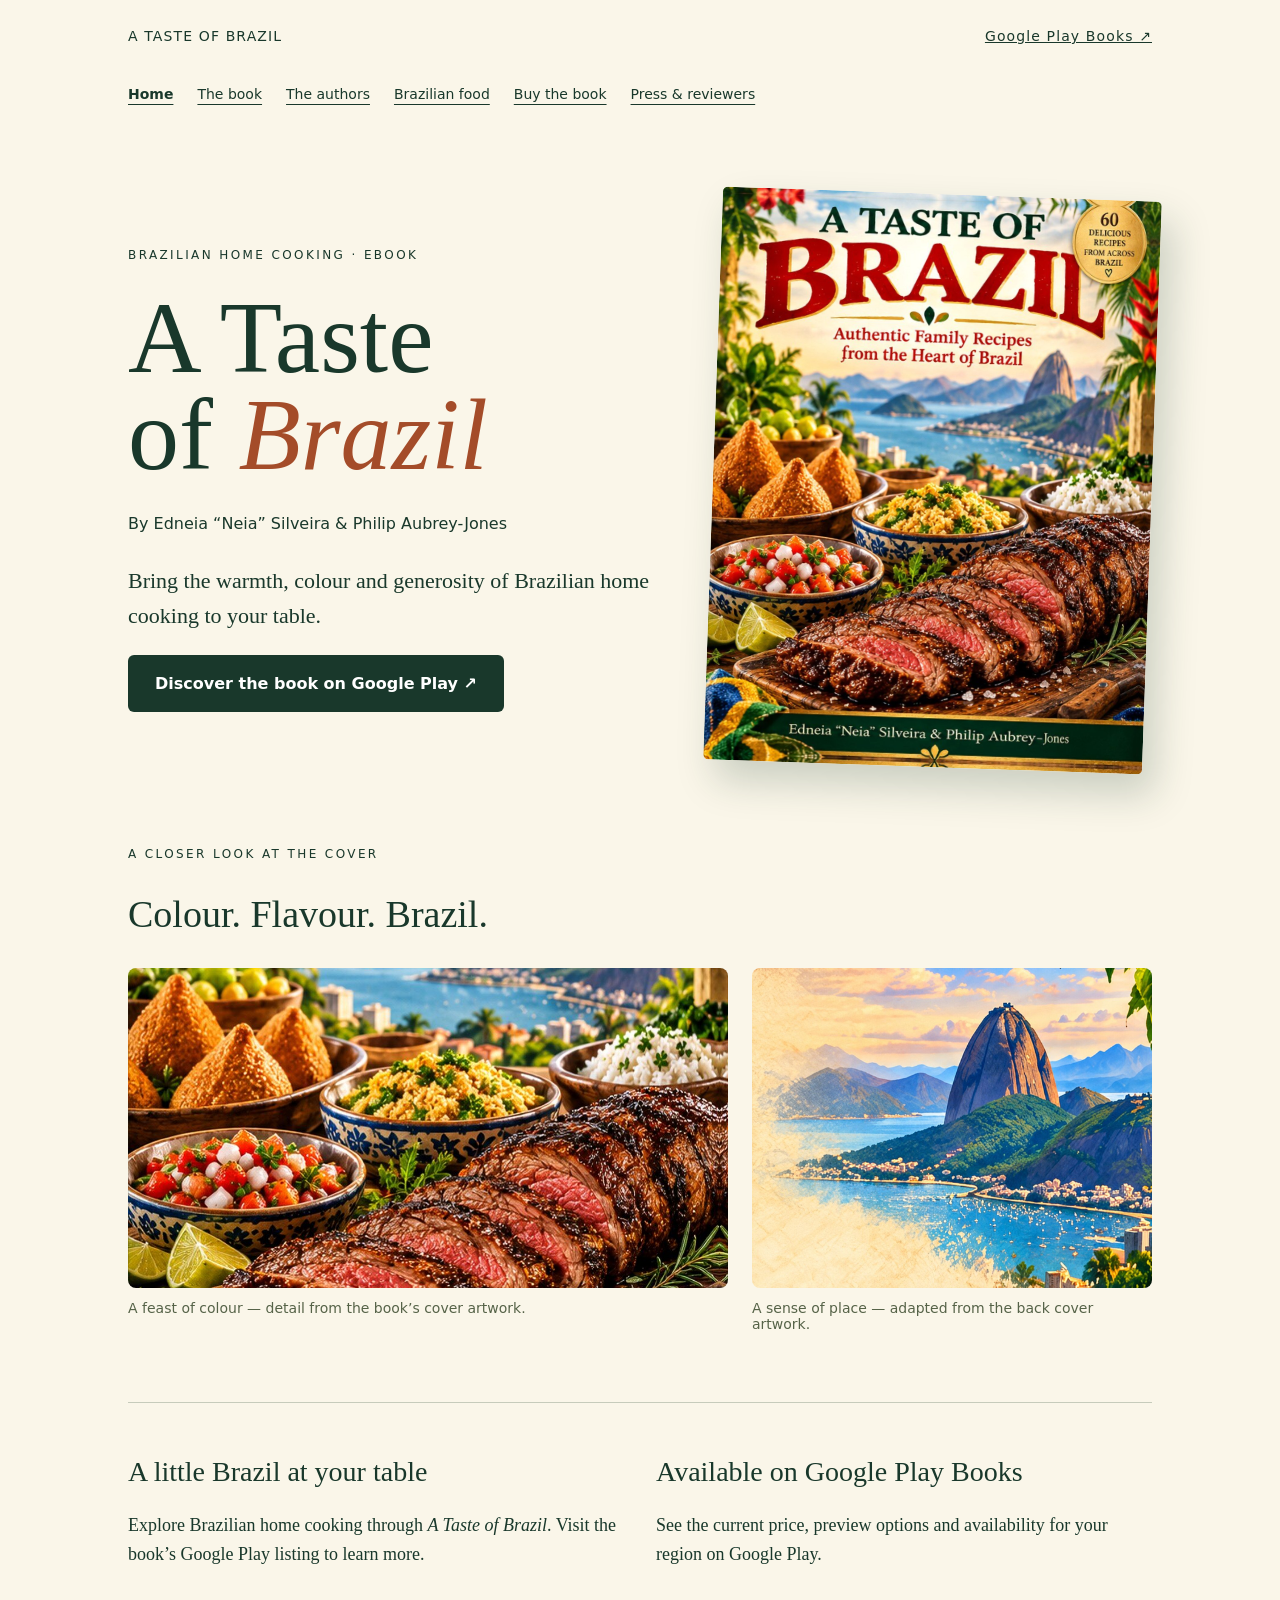
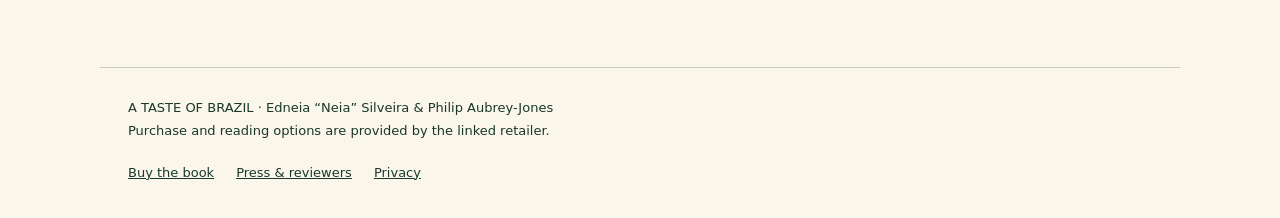
<file: index.html>
<!doctype html>
<html lang="en" data-site-root="/a-taste-of-brazil/"><head>
<!-- Approved homepage retained; supporting pages are built by tools/build.py. -->
<meta charset="utf-8">
<meta name="viewport" content="width=device-width,initial-scale=1">
<title>A Taste of Brazil | Edneia “Neia” Silveira &amp; Philip Aubrey-Jones</title>
<meta name="description" content="Bring the warmth, colour and generosity of Brazilian home cooking to your table. A Taste of Brazil focuses on authentic Brazilian family cooking.">
<link rel="canonical" href="https://aubreyjonesp-design.github.io/a-taste-of-brazil/">
<meta property="og:type" content="website">
<meta property="og:site_name" content="A TASTE OF BRAZIL">
<meta property="og:title" content="A Taste of Brazil | Edneia “Neia” Silveira &amp; Philip Aubrey-Jones">
<meta property="og:description" content="Bring the warmth, colour and generosity of Brazilian home cooking to your table. A Taste of Brazil focuses on authentic Brazilian family cooking.">
<meta property="og:url" content="https://aubreyjonesp-design.github.io/a-taste-of-brazil/">
<meta property="og:image" content="https://aubreyjonesp-design.github.io/a-taste-of-brazil/assets/cover.jpg">
<meta property="og:image:width" content="1056">
<meta property="og:image:height" content="1377">
<meta property="og:image:alt" content="A Taste of Brazil cover, featuring Brazilian dishes and Rio de Janeiro scenery">
<meta name="twitter:card" content="summary_large_image">
<meta name="twitter:title" content="A Taste of Brazil | Edneia “Neia” Silveira &amp; Philip Aubrey-Jones">
<meta name="twitter:description" content="Bring the warmth, colour and generosity of Brazilian home cooking to your table. A Taste of Brazil focuses on authentic Brazilian family cooking.">
<meta name="twitter:image" content="https://aubreyjonesp-design.github.io/a-taste-of-brazil/assets/cover.jpg">
<meta name="twitter:image:alt" content="A Taste of Brazil book cover">
<link rel="stylesheet" href="assets/hub.css">
<script src="assets/hub.js" defer></script>
<script type="application/ld+json">{"@context": "https://schema.org", "@graph": [{"@type": "Person", "@id": "https://aubreyjonesp-design.github.io/a-taste-of-brazil/#author-1", "name": "Edneia “Neia” Silveira"}, {"@type": "Person", "@id": "https://aubreyjonesp-design.github.io/a-taste-of-brazil/#author-2", "name": "Philip Aubrey-Jones"}, {"@type": "Book", "@id": "https://aubreyjonesp-design.github.io/a-taste-of-brazil/#book", "name": "A TASTE OF BRAZIL", "alternateName": "A TASTE OF BRAZIL: Authentic Family Recipes from the Heart of Brazil", "author": [{"@id": "https://aubreyjonesp-design.github.io/a-taste-of-brazil/#author-1"}, {"@id": "https://aubreyjonesp-design.github.io/a-taste-of-brazil/#author-2"}], "description": "Bring the warmth, colour and generosity of Brazilian home cooking to your table. A Taste of Brazil focuses on authentic Brazilian family cooking.", "bookFormat": "https://schema.org/EBook", "image": "https://aubreyjonesp-design.github.io/a-taste-of-brazil/assets/cover.jpg", "url": "https://aubreyjonesp-design.github.io/a-taste-of-brazil/about-the-book.html"}, {"@type": "WebSite", "@id": "https://aubreyjonesp-design.github.io/a-taste-of-brazil/#website", "name": "A TASTE OF BRAZIL", "url": "https://aubreyjonesp-design.github.io/a-taste-of-brazil/"}, {"@type": "WebPage", "@id": "https://aubreyjonesp-design.github.io/a-taste-of-brazil/#webpage", "name": "A Taste of Brazil | Edneia “Neia” Silveira & Philip Aubrey-Jones", "url": "https://aubreyjonesp-design.github.io/a-taste-of-brazil/", "isPartOf": {"@id": "https://aubreyjonesp-design.github.io/a-taste-of-brazil/#website"}, "about": {"@id": "https://aubreyjonesp-design.github.io/a-taste-of-brazil/#book"}}]}</script>
<style>
*{box-sizing:border-box}body{margin:0;background:#faf6e9;color:#19382b;font-family:Georgia,serif}header,main,footer{max-width:1080px;margin:auto;padding:28px}header{display:flex;justify-content:space-between;align-items:center;font:14px system-ui;letter-spacing:.08em}header a{color:inherit}main{padding-top:70px;padding-bottom:80px}.eyebrow{font:12px system-ui;letter-spacing:.2em;text-transform:uppercase}h1{font-size:clamp(64px,11vw,128px);line-height:.95;font-weight:400;margin:28px 0}h1 em{color:#a44c29}p{font-size:22px;line-height:1.6;max-width:620px}.author{font:16px system-ui;margin:30px 0}.button{display:inline-block;background:#19382b;color:white;padding:19px 27px;border-radius:6px;text-decoration:none;font:600 16px system-ui}.details{margin-top:70px;border-top:1px solid #c6cbbb;padding-top:30px;display:grid;grid-template-columns:1fr 1fr;gap:32px}.details h2{font-size:28px;font-weight:400}.details p{font-size:18px}footer{border-top:1px solid #c6cbbb;font:13px system-ui;line-height:1.8}@media(max-width:600px){main{padding-top:35px}.details{grid-template-columns:1fr}header{gap:20px}p{font-size:20px}}

.hero{display:grid;grid-template-columns:1.1fr .9fr;gap:48px;align-items:center}.hero h1{font-size:clamp(60px,8vw,102px)}.book-cover{width:100%;height:auto;display:block;border-radius:5px;box-shadow:12px 20px 38px #19382b35;transform:rotate(2deg)}.visuals{margin-top:80px}.visuals h2{font-size:38px;font-weight:400}.gallery{display:grid;grid-template-columns:1.5fr 1fr;gap:24px}.gallery figure{margin:0}.gallery img{display:block;width:100%;height:320px;object-fit:cover;border-radius:8px}.gallery figcaption{font:14px system-ui;margin-top:12px;color:#566348}@media(max-width:700px){.hero,.gallery{grid-template-columns:1fr}.hero{gap:36px}.book-cover{max-width:380px;margin:auto;transform:none}.gallery img{height:260px}.visuals{margin-top:55px}}
</style></head><body>
<a class="skip-link" href="#main-content">Skip to content</a>
<header><span>A TASTE OF BRAZIL</span><a href="https://play.google.com/store/books/details/Edneia_Silveira_A_Taste_of_Brazil?id=nNATEgAAQBAJ" data-retailer="google-play-books" data-placement="home">Google Play Books ↗</a></header>
<nav class="hub-nav" aria-label="Main navigation"><a href="index.html" aria-current="page">Home</a><a href="about-the-book.html">The book</a><a href="authors.html">The authors</a><a href="brazilian-food.html">Brazilian food</a><a href="buy.html">Buy the book</a><a href="press.html">Press &amp; reviewers</a></nav>
<main id="main-content" tabindex="-1">
<section class="hero"><div><div class="eyebrow">Brazilian home cooking · Ebook</div>
<h1>A Taste<br>of <em>Brazil</em></h1>
<div class="author">By Edneia “Neia” Silveira &amp; Philip Aubrey-Jones</div>
<p>Bring the warmth, colour and generosity of Brazilian home cooking to your table.</p>
<a class="button" href="https://play.google.com/store/books/details/Edneia_Silveira_A_Taste_of_Brazil?id=nNATEgAAQBAJ" data-retailer="google-play-books" data-placement="home">Discover the book on Google Play ↗</a>
</div><img class="book-cover" src="assets/cover.jpg" alt="A Taste of Brazil cover, featuring Brazilian dishes and Rio de Janeiro scenery" width="1056" height="1377"></section>
<section class="visuals" aria-labelledby="visual-title"><div class="eyebrow">A closer look at the cover</div><h2 id="visual-title">Colour. Flavour. Brazil.</h2><div class="gallery"><figure><img src="assets/cover-food.jpg" alt="Detail of the cover artwork showing grilled meat, rice, salad and golden savoury snacks" loading="lazy"><figcaption>A feast of colour — detail from the book’s cover artwork.</figcaption></figure><figure><img src="assets/cover-rio.jpg" alt="Detail of the back cover artwork showing Rio de Janeiro’s coastline and Sugarloaf Mountain" loading="lazy"><figcaption>A sense of place — adapted from the back cover artwork.</figcaption></figure></div></section>
<section class="details"><div><h2>A little Brazil at your table</h2><p>Explore Brazilian home cooking through <i>A Taste of Brazil</i>. Visit the book’s Google Play listing to learn more.</p></div><div><h2>Available on Google Play Books</h2><p>See the current price, preview options and availability for your region on Google Play.</p></div></section>
</main>
<footer>A TASTE OF BRAZIL · Edneia “Neia” Silveira &amp; Philip Aubrey-Jones<br>Purchase and reading options are provided by the linked retailer.<div class="hub-footer-links"><a href="buy.html">Buy the book</a><a href="press.html">Press &amp; reviewers</a><a href="privacy.html">Privacy</a></div></footer>
</body></html>
</file>
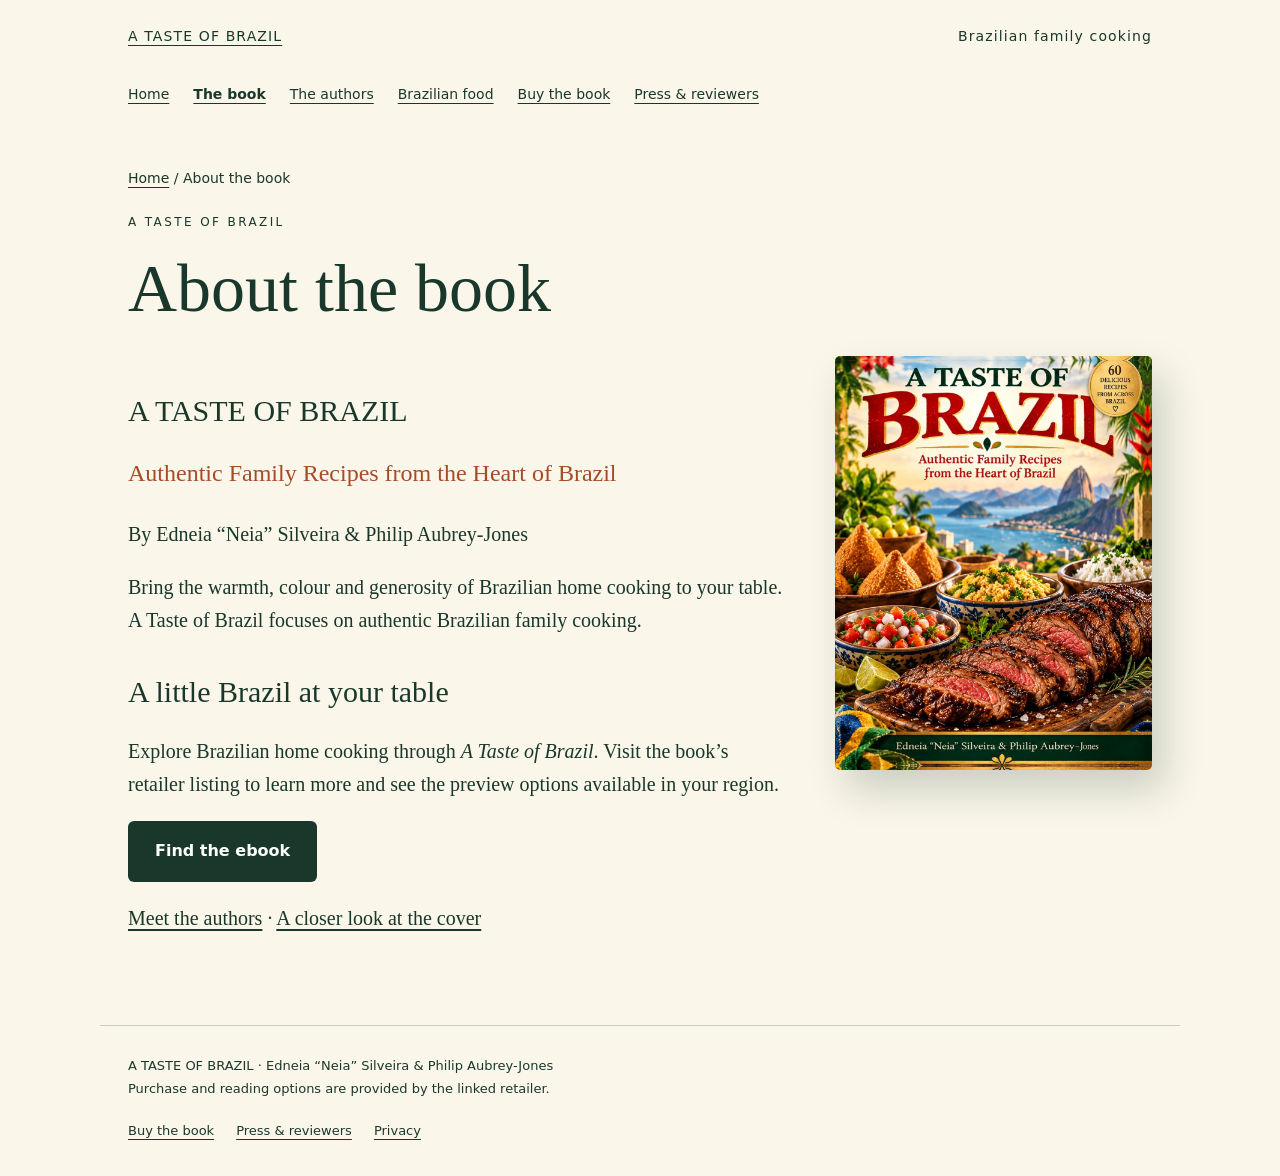
<file: about-the-book.html>
<!doctype html>
<!-- Generated by tools/build.py -->
<html lang="en" data-site-root="/a-taste-of-brazil/"><head>
<meta charset="utf-8">
<meta name="viewport" content="width=device-width,initial-scale=1">
<title>About the book | A Taste of Brazil</title>
<meta name="description" content="Discover A Taste of Brazil: Authentic Family Recipes from the Heart of Brazil, by Edneia “Neia” Silveira and Philip Aubrey-Jones.">
<link rel="canonical" href="https://aubreyjonesp-design.github.io/a-taste-of-brazil/about-the-book.html">
<meta property="og:type" content="website">
<meta property="og:site_name" content="A TASTE OF BRAZIL">
<meta property="og:title" content="About the book | A Taste of Brazil">
<meta property="og:description" content="Discover A Taste of Brazil: Authentic Family Recipes from the Heart of Brazil, by Edneia “Neia” Silveira and Philip Aubrey-Jones.">
<meta property="og:url" content="https://aubreyjonesp-design.github.io/a-taste-of-brazil/about-the-book.html">
<meta property="og:image" content="https://aubreyjonesp-design.github.io/a-taste-of-brazil/assets/cover.jpg">
<meta property="og:image:width" content="1056">
<meta property="og:image:height" content="1377">
<meta property="og:image:alt" content="A Taste of Brazil cover, featuring Brazilian dishes and Rio de Janeiro scenery">
<meta name="twitter:card" content="summary_large_image">
<meta name="twitter:title" content="About the book | A Taste of Brazil">
<meta name="twitter:description" content="Discover A Taste of Brazil: Authentic Family Recipes from the Heart of Brazil, by Edneia “Neia” Silveira and Philip Aubrey-Jones.">
<meta name="twitter:image" content="https://aubreyjonesp-design.github.io/a-taste-of-brazil/assets/cover.jpg">
<meta name="twitter:image:alt" content="A Taste of Brazil book cover">
<link rel="stylesheet" href="assets/hub.css">
<script src="assets/hub.js" defer></script>
<script type="application/ld+json">{"@context": "https://schema.org", "@graph": [{"@type": "Person", "@id": "https://aubreyjonesp-design.github.io/a-taste-of-brazil/#author-1", "name": "Edneia “Neia” Silveira"}, {"@type": "Person", "@id": "https://aubreyjonesp-design.github.io/a-taste-of-brazil/#author-2", "name": "Philip Aubrey-Jones"}, {"@type": "Book", "@id": "https://aubreyjonesp-design.github.io/a-taste-of-brazil/#book", "name": "A TASTE OF BRAZIL", "alternateName": "A TASTE OF BRAZIL: Authentic Family Recipes from the Heart of Brazil", "author": [{"@id": "https://aubreyjonesp-design.github.io/a-taste-of-brazil/#author-1"}, {"@id": "https://aubreyjonesp-design.github.io/a-taste-of-brazil/#author-2"}], "description": "Bring the warmth, colour and generosity of Brazilian home cooking to your table. A Taste of Brazil focuses on authentic Brazilian family cooking.", "bookFormat": "https://schema.org/EBook", "image": "https://aubreyjonesp-design.github.io/a-taste-of-brazil/assets/cover.jpg", "url": "https://aubreyjonesp-design.github.io/a-taste-of-brazil/about-the-book.html"}, {"@type": "WebSite", "@id": "https://aubreyjonesp-design.github.io/a-taste-of-brazil/#website", "name": "A TASTE OF BRAZIL", "url": "https://aubreyjonesp-design.github.io/a-taste-of-brazil/"}, {"@type": "WebPage", "@id": "https://aubreyjonesp-design.github.io/a-taste-of-brazil/about-the-book.html#webpage", "name": "About the book | A Taste of Brazil", "url": "https://aubreyjonesp-design.github.io/a-taste-of-brazil/about-the-book.html", "isPartOf": {"@id": "https://aubreyjonesp-design.github.io/a-taste-of-brazil/#website"}, "about": {"@id": "https://aubreyjonesp-design.github.io/a-taste-of-brazil/#book"}}, {"@type": "BreadcrumbList", "itemListElement": [{"@type": "ListItem", "position": 1, "name": "Home", "item": "https://aubreyjonesp-design.github.io/a-taste-of-brazil/"}, {"@type": "ListItem", "position": 2, "name": "About the book", "item": "https://aubreyjonesp-design.github.io/a-taste-of-brazil/about-the-book.html"}]}]}</script>
</head><body class="hub-page">
<a class="skip-link" href="#main-content">Skip to content</a>
<header><a href="index.html">A TASTE OF BRAZIL</a><span>Brazilian family cooking</span></header>
<nav class="hub-nav" aria-label="Main navigation"><a href="index.html">Home</a><a href="about-the-book.html" aria-current="page">The book</a><a href="authors.html">The authors</a><a href="brazilian-food.html">Brazilian food</a><a href="buy.html">Buy the book</a><a href="press.html">Press &amp; reviewers</a></nav>
<main id="main-content" tabindex="-1"><nav class="breadcrumb" aria-label="Breadcrumb"><a href="index.html">Home</a> / <span aria-current="page">About the book</span></nav><div class="eyebrow">A Taste of Brazil</div><h1>About the book</h1><div class="split"><div><h2>A TASTE OF BRAZIL</h2><p class="subtitle">Authentic Family Recipes from the Heart of Brazil</p><p>By Edneia “Neia” Silveira &amp; Philip Aubrey-Jones</p><p>Bring the warmth, colour and generosity of Brazilian home cooking to your table. A Taste of Brazil focuses on authentic Brazilian family cooking.</p><h2>A little Brazil at your table</h2><p>Explore Brazilian home cooking through <i>A Taste of Brazil</i>. Visit the book’s retailer listing to learn more and see the preview options available in your region.</p><p><a class="button" href="buy.html">Find the ebook</a></p><p><a href="authors.html">Meet the authors</a> · <a href="brazilian-food.html">A closer look at the cover</a></p></div><img class="cover" src="assets/cover.jpg" alt="A Taste of Brazil cover, featuring Brazilian dishes and Rio de Janeiro scenery" width="1056" height="1377"></div></main>
<footer>A TASTE OF BRAZIL · Edneia “Neia” Silveira &amp; Philip Aubrey-Jones<br>Purchase and reading options are provided by the linked retailer.<div class="hub-footer-links"><a href="buy.html">Buy the book</a><a href="press.html">Press &amp; reviewers</a><a href="privacy.html">Privacy</a></div></footer>
</body></html>
</file>
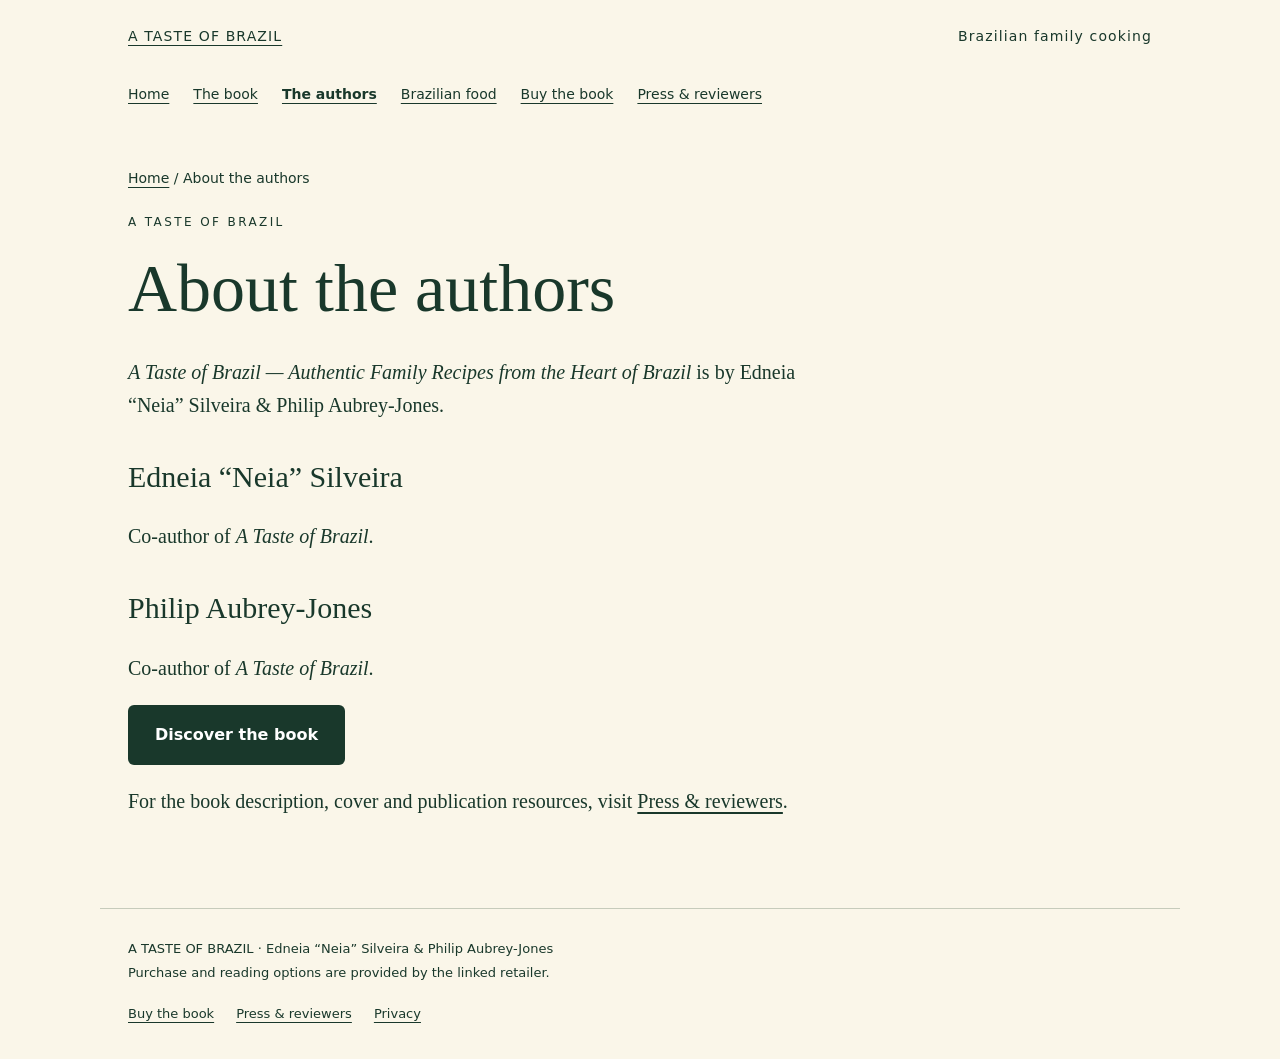
<file: authors.html>
<!doctype html>
<!-- Generated by tools/build.py -->
<html lang="en" data-site-root="/a-taste-of-brazil/"><head>
<meta charset="utf-8">
<meta name="viewport" content="width=device-width,initial-scale=1">
<title>About the authors | A Taste of Brazil</title>
<meta name="description" content="Meet the authors of A Taste of Brazil: Edneia “Neia” Silveira and Philip Aubrey-Jones.">
<link rel="canonical" href="https://aubreyjonesp-design.github.io/a-taste-of-brazil/authors.html">
<meta property="og:type" content="website">
<meta property="og:site_name" content="A TASTE OF BRAZIL">
<meta property="og:title" content="About the authors | A Taste of Brazil">
<meta property="og:description" content="Meet the authors of A Taste of Brazil: Edneia “Neia” Silveira and Philip Aubrey-Jones.">
<meta property="og:url" content="https://aubreyjonesp-design.github.io/a-taste-of-brazil/authors.html">
<meta property="og:image" content="https://aubreyjonesp-design.github.io/a-taste-of-brazil/assets/cover.jpg">
<meta property="og:image:width" content="1056">
<meta property="og:image:height" content="1377">
<meta property="og:image:alt" content="A Taste of Brazil cover, featuring Brazilian dishes and Rio de Janeiro scenery">
<meta name="twitter:card" content="summary_large_image">
<meta name="twitter:title" content="About the authors | A Taste of Brazil">
<meta name="twitter:description" content="Meet the authors of A Taste of Brazil: Edneia “Neia” Silveira and Philip Aubrey-Jones.">
<meta name="twitter:image" content="https://aubreyjonesp-design.github.io/a-taste-of-brazil/assets/cover.jpg">
<meta name="twitter:image:alt" content="A Taste of Brazil book cover">
<link rel="stylesheet" href="assets/hub.css">
<script src="assets/hub.js" defer></script>
<script type="application/ld+json">{"@context": "https://schema.org", "@graph": [{"@type": "Person", "@id": "https://aubreyjonesp-design.github.io/a-taste-of-brazil/#author-1", "name": "Edneia “Neia” Silveira"}, {"@type": "Person", "@id": "https://aubreyjonesp-design.github.io/a-taste-of-brazil/#author-2", "name": "Philip Aubrey-Jones"}, {"@type": "Book", "@id": "https://aubreyjonesp-design.github.io/a-taste-of-brazil/#book", "name": "A TASTE OF BRAZIL", "alternateName": "A TASTE OF BRAZIL: Authentic Family Recipes from the Heart of Brazil", "author": [{"@id": "https://aubreyjonesp-design.github.io/a-taste-of-brazil/#author-1"}, {"@id": "https://aubreyjonesp-design.github.io/a-taste-of-brazil/#author-2"}], "description": "Bring the warmth, colour and generosity of Brazilian home cooking to your table. A Taste of Brazil focuses on authentic Brazilian family cooking.", "bookFormat": "https://schema.org/EBook", "image": "https://aubreyjonesp-design.github.io/a-taste-of-brazil/assets/cover.jpg", "url": "https://aubreyjonesp-design.github.io/a-taste-of-brazil/about-the-book.html"}, {"@type": "WebSite", "@id": "https://aubreyjonesp-design.github.io/a-taste-of-brazil/#website", "name": "A TASTE OF BRAZIL", "url": "https://aubreyjonesp-design.github.io/a-taste-of-brazil/"}, {"@type": "WebPage", "@id": "https://aubreyjonesp-design.github.io/a-taste-of-brazil/authors.html#webpage", "name": "About the authors | A Taste of Brazil", "url": "https://aubreyjonesp-design.github.io/a-taste-of-brazil/authors.html", "isPartOf": {"@id": "https://aubreyjonesp-design.github.io/a-taste-of-brazil/#website"}, "about": {"@id": "https://aubreyjonesp-design.github.io/a-taste-of-brazil/#book"}}, {"@type": "BreadcrumbList", "itemListElement": [{"@type": "ListItem", "position": 1, "name": "Home", "item": "https://aubreyjonesp-design.github.io/a-taste-of-brazil/"}, {"@type": "ListItem", "position": 2, "name": "About the authors", "item": "https://aubreyjonesp-design.github.io/a-taste-of-brazil/authors.html"}]}]}</script>
</head><body class="hub-page">
<a class="skip-link" href="#main-content">Skip to content</a>
<header><a href="index.html">A TASTE OF BRAZIL</a><span>Brazilian family cooking</span></header>
<nav class="hub-nav" aria-label="Main navigation"><a href="index.html">Home</a><a href="about-the-book.html">The book</a><a href="authors.html" aria-current="page">The authors</a><a href="brazilian-food.html">Brazilian food</a><a href="buy.html">Buy the book</a><a href="press.html">Press &amp; reviewers</a></nav>
<main id="main-content" tabindex="-1"><nav class="breadcrumb" aria-label="Breadcrumb"><a href="index.html">Home</a> / <span aria-current="page">About the authors</span></nav><div class="eyebrow">A Taste of Brazil</div><h1>About the authors</h1><p><i>A Taste of Brazil — Authentic Family Recipes from the Heart of Brazil</i> is by Edneia “Neia” Silveira &amp; Philip Aubrey-Jones.</p><section aria-labelledby="neia"><h2 id="neia">Edneia “Neia” Silveira</h2><p>Co-author of <i>A Taste of Brazil</i>.</p></section><section aria-labelledby="philip"><h2 id="philip">Philip Aubrey-Jones</h2><p>Co-author of <i>A Taste of Brazil</i>.</p></section><p><a class="button" href="about-the-book.html">Discover the book</a></p><p>For the book description, cover and publication resources, visit <a href="press.html">Press &amp; reviewers</a>.</p></main>
<footer>A TASTE OF BRAZIL · Edneia “Neia” Silveira &amp; Philip Aubrey-Jones<br>Purchase and reading options are provided by the linked retailer.<div class="hub-footer-links"><a href="buy.html">Buy the book</a><a href="press.html">Press &amp; reviewers</a><a href="privacy.html">Privacy</a></div></footer>
</body></html>
</file>
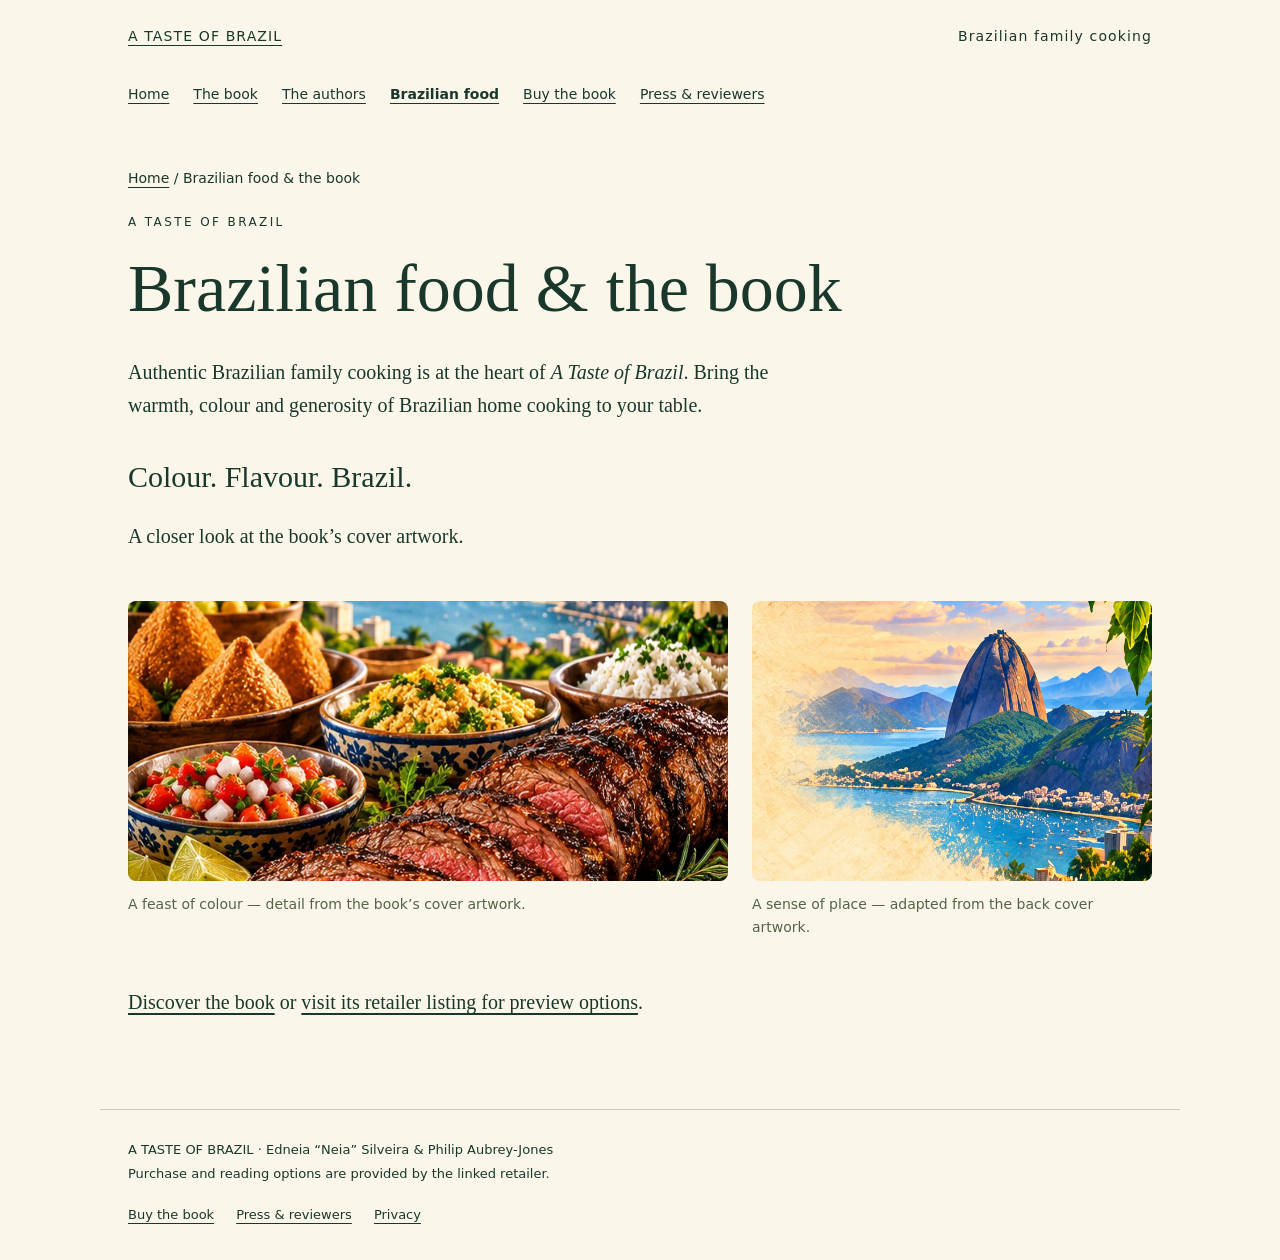
<file: brazilian-food.html>
<!doctype html>
<!-- Generated by tools/build.py -->
<html lang="en" data-site-root="/a-taste-of-brazil/"><head>
<meta charset="utf-8">
<meta name="viewport" content="width=device-width,initial-scale=1">
<title>Brazilian food &amp; the book | A Taste of Brazil</title>
<meta name="description" content="Explore the warmth and colour of Brazilian home cooking through A Taste of Brazil and the artwork already featured on its cover.">
<link rel="canonical" href="https://aubreyjonesp-design.github.io/a-taste-of-brazil/brazilian-food.html">
<meta property="og:type" content="website">
<meta property="og:site_name" content="A TASTE OF BRAZIL">
<meta property="og:title" content="Brazilian food &amp; the book | A Taste of Brazil">
<meta property="og:description" content="Explore the warmth and colour of Brazilian home cooking through A Taste of Brazil and the artwork already featured on its cover.">
<meta property="og:url" content="https://aubreyjonesp-design.github.io/a-taste-of-brazil/brazilian-food.html">
<meta property="og:image" content="https://aubreyjonesp-design.github.io/a-taste-of-brazil/assets/cover.jpg">
<meta property="og:image:width" content="1056">
<meta property="og:image:height" content="1377">
<meta property="og:image:alt" content="A Taste of Brazil cover, featuring Brazilian dishes and Rio de Janeiro scenery">
<meta name="twitter:card" content="summary_large_image">
<meta name="twitter:title" content="Brazilian food &amp; the book | A Taste of Brazil">
<meta name="twitter:description" content="Explore the warmth and colour of Brazilian home cooking through A Taste of Brazil and the artwork already featured on its cover.">
<meta name="twitter:image" content="https://aubreyjonesp-design.github.io/a-taste-of-brazil/assets/cover.jpg">
<meta name="twitter:image:alt" content="A Taste of Brazil book cover">
<link rel="stylesheet" href="assets/hub.css">
<script src="assets/hub.js" defer></script>
<script type="application/ld+json">{"@context": "https://schema.org", "@graph": [{"@type": "Person", "@id": "https://aubreyjonesp-design.github.io/a-taste-of-brazil/#author-1", "name": "Edneia “Neia” Silveira"}, {"@type": "Person", "@id": "https://aubreyjonesp-design.github.io/a-taste-of-brazil/#author-2", "name": "Philip Aubrey-Jones"}, {"@type": "Book", "@id": "https://aubreyjonesp-design.github.io/a-taste-of-brazil/#book", "name": "A TASTE OF BRAZIL", "alternateName": "A TASTE OF BRAZIL: Authentic Family Recipes from the Heart of Brazil", "author": [{"@id": "https://aubreyjonesp-design.github.io/a-taste-of-brazil/#author-1"}, {"@id": "https://aubreyjonesp-design.github.io/a-taste-of-brazil/#author-2"}], "description": "Bring the warmth, colour and generosity of Brazilian home cooking to your table. A Taste of Brazil focuses on authentic Brazilian family cooking.", "bookFormat": "https://schema.org/EBook", "image": "https://aubreyjonesp-design.github.io/a-taste-of-brazil/assets/cover.jpg", "url": "https://aubreyjonesp-design.github.io/a-taste-of-brazil/about-the-book.html"}, {"@type": "WebSite", "@id": "https://aubreyjonesp-design.github.io/a-taste-of-brazil/#website", "name": "A TASTE OF BRAZIL", "url": "https://aubreyjonesp-design.github.io/a-taste-of-brazil/"}, {"@type": "WebPage", "@id": "https://aubreyjonesp-design.github.io/a-taste-of-brazil/brazilian-food.html#webpage", "name": "Brazilian food & the book | A Taste of Brazil", "url": "https://aubreyjonesp-design.github.io/a-taste-of-brazil/brazilian-food.html", "isPartOf": {"@id": "https://aubreyjonesp-design.github.io/a-taste-of-brazil/#website"}, "about": {"@id": "https://aubreyjonesp-design.github.io/a-taste-of-brazil/#book"}}, {"@type": "BreadcrumbList", "itemListElement": [{"@type": "ListItem", "position": 1, "name": "Home", "item": "https://aubreyjonesp-design.github.io/a-taste-of-brazil/"}, {"@type": "ListItem", "position": 2, "name": "Brazilian food & the book", "item": "https://aubreyjonesp-design.github.io/a-taste-of-brazil/brazilian-food.html"}]}]}</script>
</head><body class="hub-page">
<a class="skip-link" href="#main-content">Skip to content</a>
<header><a href="index.html">A TASTE OF BRAZIL</a><span>Brazilian family cooking</span></header>
<nav class="hub-nav" aria-label="Main navigation"><a href="index.html">Home</a><a href="about-the-book.html">The book</a><a href="authors.html">The authors</a><a href="brazilian-food.html" aria-current="page">Brazilian food</a><a href="buy.html">Buy the book</a><a href="press.html">Press &amp; reviewers</a></nav>
<main id="main-content" tabindex="-1"><nav class="breadcrumb" aria-label="Breadcrumb"><a href="index.html">Home</a> / <span aria-current="page">Brazilian food &amp; the book</span></nav><div class="eyebrow">A Taste of Brazil</div><h1>Brazilian food &amp; the book</h1><p>Authentic Brazilian family cooking is at the heart of <i>A Taste of Brazil</i>. Bring the warmth, colour and generosity of Brazilian home cooking to your table.</p><h2>Colour. Flavour. Brazil.</h2><p>A closer look at the book’s cover artwork.</p><div class="gallery"><figure><img src="assets/cover-food.jpg" alt="Detail of the cover artwork showing grilled meat, rice, salad and golden savoury snacks" width="1056" height="842" loading="lazy"><figcaption>A feast of colour — detail from the book’s cover artwork.</figcaption></figure><figure><img src="assets/cover-rio.jpg" alt="Detail of the back cover artwork showing Rio de Janeiro’s coastline and Sugarloaf Mountain" width="1489" height="1056" loading="lazy"><figcaption>A sense of place — adapted from the back cover artwork.</figcaption></figure></div><p><a href="about-the-book.html">Discover the book</a> or <a href="buy.html">visit its retailer listing for preview options</a>.</p></main>
<footer>A TASTE OF BRAZIL · Edneia “Neia” Silveira &amp; Philip Aubrey-Jones<br>Purchase and reading options are provided by the linked retailer.<div class="hub-footer-links"><a href="buy.html">Buy the book</a><a href="press.html">Press &amp; reviewers</a><a href="privacy.html">Privacy</a></div></footer>
</body></html>
</file>
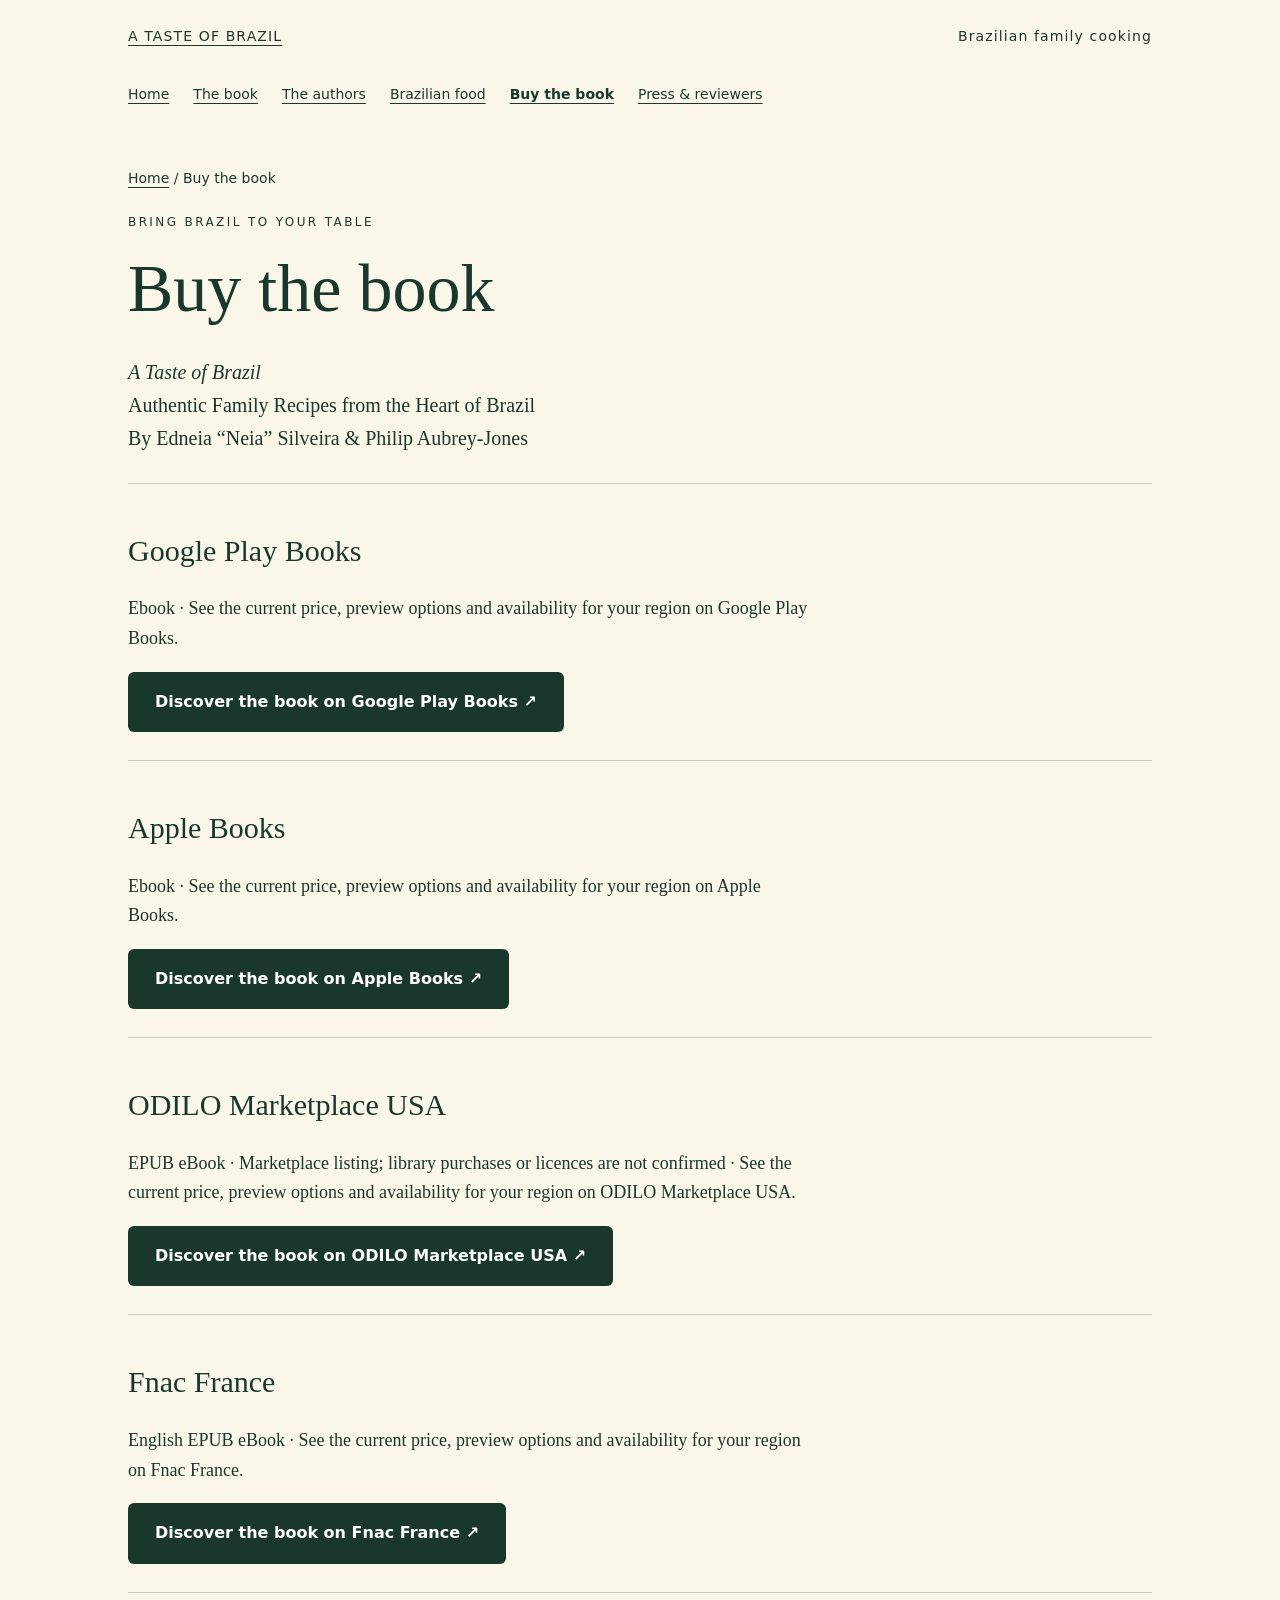
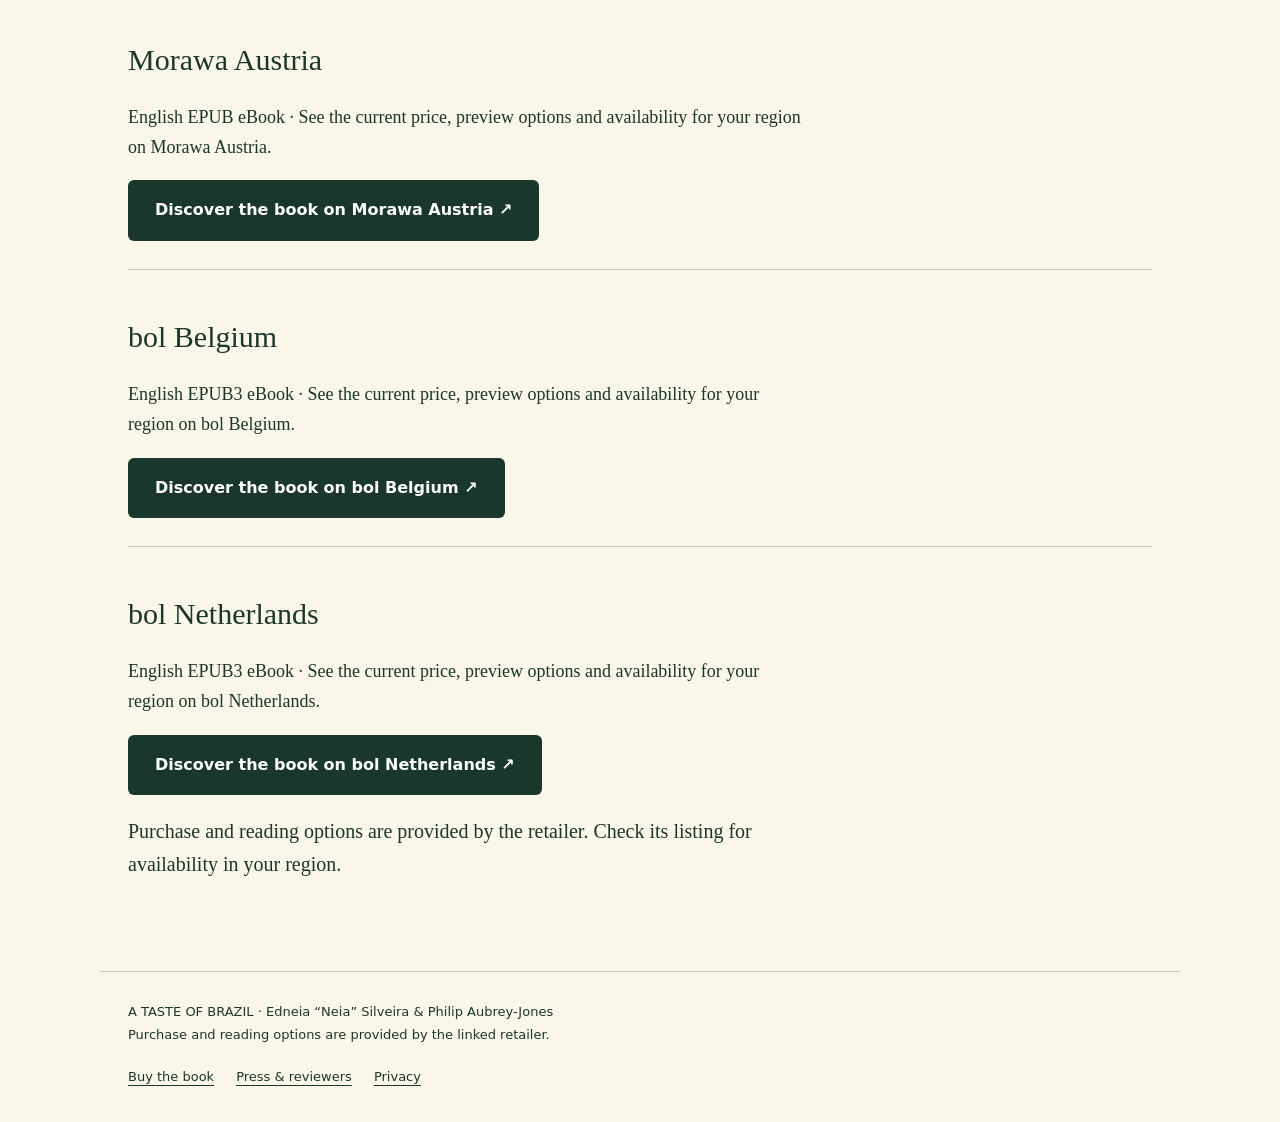
<file: buy.html>
<!doctype html>
<!-- Generated by tools/build.py -->
<html lang="en" data-site-root="/a-taste-of-brazil/"><head>
<meta charset="utf-8">
<meta name="viewport" content="width=device-width,initial-scale=1">
<title>Buy the book | A Taste of Brazil</title>
<meta name="description" content="Find A Taste of Brazil on Google Play Books. Follow the verified retailer link for regional availability, previews and current pricing.">
<link rel="canonical" href="https://aubreyjonesp-design.github.io/a-taste-of-brazil/buy.html">
<meta property="og:type" content="website">
<meta property="og:site_name" content="A TASTE OF BRAZIL">
<meta property="og:title" content="Buy the book | A Taste of Brazil">
<meta property="og:description" content="Find A Taste of Brazil on Google Play Books. Follow the verified retailer link for regional availability, previews and current pricing.">
<meta property="og:url" content="https://aubreyjonesp-design.github.io/a-taste-of-brazil/buy.html">
<meta property="og:image" content="https://aubreyjonesp-design.github.io/a-taste-of-brazil/assets/cover.jpg">
<meta property="og:image:width" content="1056">
<meta property="og:image:height" content="1377">
<meta property="og:image:alt" content="A Taste of Brazil cover, featuring Brazilian dishes and Rio de Janeiro scenery">
<meta name="twitter:card" content="summary_large_image">
<meta name="twitter:title" content="Buy the book | A Taste of Brazil">
<meta name="twitter:description" content="Find A Taste of Brazil on Google Play Books. Follow the verified retailer link for regional availability, previews and current pricing.">
<meta name="twitter:image" content="https://aubreyjonesp-design.github.io/a-taste-of-brazil/assets/cover.jpg">
<meta name="twitter:image:alt" content="A Taste of Brazil book cover">
<link rel="stylesheet" href="assets/hub.css">
<script src="assets/hub.js" defer></script>
<script type="application/ld+json">{"@context": "https://schema.org", "@graph": [{"@type": "Person", "@id": "https://aubreyjonesp-design.github.io/a-taste-of-brazil/#author-1", "name": "Edneia “Neia” Silveira"}, {"@type": "Person", "@id": "https://aubreyjonesp-design.github.io/a-taste-of-brazil/#author-2", "name": "Philip Aubrey-Jones"}, {"@type": "Book", "@id": "https://aubreyjonesp-design.github.io/a-taste-of-brazil/#book", "name": "A TASTE OF BRAZIL", "alternateName": "A TASTE OF BRAZIL: Authentic Family Recipes from the Heart of Brazil", "author": [{"@id": "https://aubreyjonesp-design.github.io/a-taste-of-brazil/#author-1"}, {"@id": "https://aubreyjonesp-design.github.io/a-taste-of-brazil/#author-2"}], "description": "Bring the warmth, colour and generosity of Brazilian home cooking to your table. A Taste of Brazil focuses on authentic Brazilian family cooking.", "bookFormat": "https://schema.org/EBook", "image": "https://aubreyjonesp-design.github.io/a-taste-of-brazil/assets/cover.jpg", "url": "https://aubreyjonesp-design.github.io/a-taste-of-brazil/about-the-book.html"}, {"@type": "WebSite", "@id": "https://aubreyjonesp-design.github.io/a-taste-of-brazil/#website", "name": "A TASTE OF BRAZIL", "url": "https://aubreyjonesp-design.github.io/a-taste-of-brazil/"}, {"@type": "WebPage", "@id": "https://aubreyjonesp-design.github.io/a-taste-of-brazil/buy.html#webpage", "name": "Buy the book | A Taste of Brazil", "url": "https://aubreyjonesp-design.github.io/a-taste-of-brazil/buy.html", "isPartOf": {"@id": "https://aubreyjonesp-design.github.io/a-taste-of-brazil/#website"}, "about": {"@id": "https://aubreyjonesp-design.github.io/a-taste-of-brazil/#book"}}, {"@type": "BreadcrumbList", "itemListElement": [{"@type": "ListItem", "position": 1, "name": "Home", "item": "https://aubreyjonesp-design.github.io/a-taste-of-brazil/"}, {"@type": "ListItem", "position": 2, "name": "Buy the book", "item": "https://aubreyjonesp-design.github.io/a-taste-of-brazil/buy.html"}]}]}</script>
</head><body class="hub-page">
<a class="skip-link" href="#main-content">Skip to content</a>
<header><a href="index.html">A TASTE OF BRAZIL</a><span>Brazilian family cooking</span></header>
<nav class="hub-nav" aria-label="Main navigation"><a href="index.html">Home</a><a href="about-the-book.html">The book</a><a href="authors.html">The authors</a><a href="brazilian-food.html">Brazilian food</a><a href="buy.html" aria-current="page">Buy the book</a><a href="press.html">Press &amp; reviewers</a></nav>
<main id="main-content" tabindex="-1"><nav class="breadcrumb" aria-label="Breadcrumb"><a href="index.html">Home</a> / <span aria-current="page">Buy the book</span></nav><div class="eyebrow">Bring Brazil to your table</div><h1>Buy the book</h1><p><i>A Taste of Brazil</i><br>Authentic Family Recipes from the Heart of Brazil<br>By Edneia “Neia” Silveira &amp; Philip Aubrey-Jones</p><div class="retailer"><h2>Google Play Books</h2><p>Ebook · See the current price, preview options and availability for your region on Google Play Books.</p><a class="button" href="https://play.google.com/store/books/details/Edneia_Silveira_A_Taste_of_Brazil?id=nNATEgAAQBAJ" data-retailer="google-play-books" data-placement="buy">Discover the book on Google Play Books ↗</a></div><div class="retailer"><h2>Apple Books</h2><p>Ebook · See the current price, preview options and availability for your region on Apple Books.</p><a class="button" href="https://books.apple.com/us/book/a-taste-of-brazil/id6825359825" data-retailer="apple-books" data-placement="buy">Discover the book on Apple Books ↗</a></div><div class="retailer"><h2>ODILO Marketplace USA</h2><p>EPUB eBook · Marketplace listing; library purchases or licences are not confirmed · See the current price, preview options and availability for your region on ODILO Marketplace USA.</p><a class="button" href="https://marketplace.odilo.us/opac?id=09738748" data-retailer="odilo-usa" data-placement="buy">Discover the book on ODILO Marketplace USA ↗</a></div><div class="retailer"><h2>Fnac France</h2><p>English EPUB eBook · See the current price, preview options and availability for your region on Fnac France.</p><a class="button" href="https://www.fnac.com/livre-numerique/a23700009/Edneia-Silveira-A-Taste-of-Brazil" data-retailer="fnac-france" data-placement="buy">Discover the book on Fnac France ↗</a></div><div class="retailer"><h2>Morawa Austria</h2><p>English EPUB eBook · See the current price, preview options and availability for your region on Morawa Austria.</p><a class="button" href="https://www.morawa.at/detail/ISBN-2244095171902/Silveira-Edneia/A-Taste-of-Brazil" data-retailer="morawa-austria" data-placement="buy">Discover the book on Morawa Austria ↗</a></div><div class="retailer"><h2>bol Belgium</h2><p>English EPUB3 eBook · See the current price, preview options and availability for your region on bol Belgium.</p><a class="button" href="https://www.bol.com/be/fr/p/a-taste-of-brazil-ebook/9300000402026968/" data-retailer="bol-belgium" data-placement="buy">Discover the book on bol Belgium ↗</a></div><div class="retailer"><h2>bol Netherlands</h2><p>English EPUB3 eBook · See the current price, preview options and availability for your region on bol Netherlands.</p><a class="button" href="https://www.bol.com/nl/nl/p/a-taste-of-brazil-ebook/9300000402026968/" data-retailer="bol-netherlands" data-placement="buy">Discover the book on bol Netherlands ↗</a></div><p>Purchase and reading options are provided by the retailer. Check its listing for availability in your region.</p></main>
<footer>A TASTE OF BRAZIL · Edneia “Neia” Silveira &amp; Philip Aubrey-Jones<br>Purchase and reading options are provided by the linked retailer.<div class="hub-footer-links"><a href="buy.html">Buy the book</a><a href="press.html">Press &amp; reviewers</a><a href="privacy.html">Privacy</a></div></footer>
</body></html>
</file>
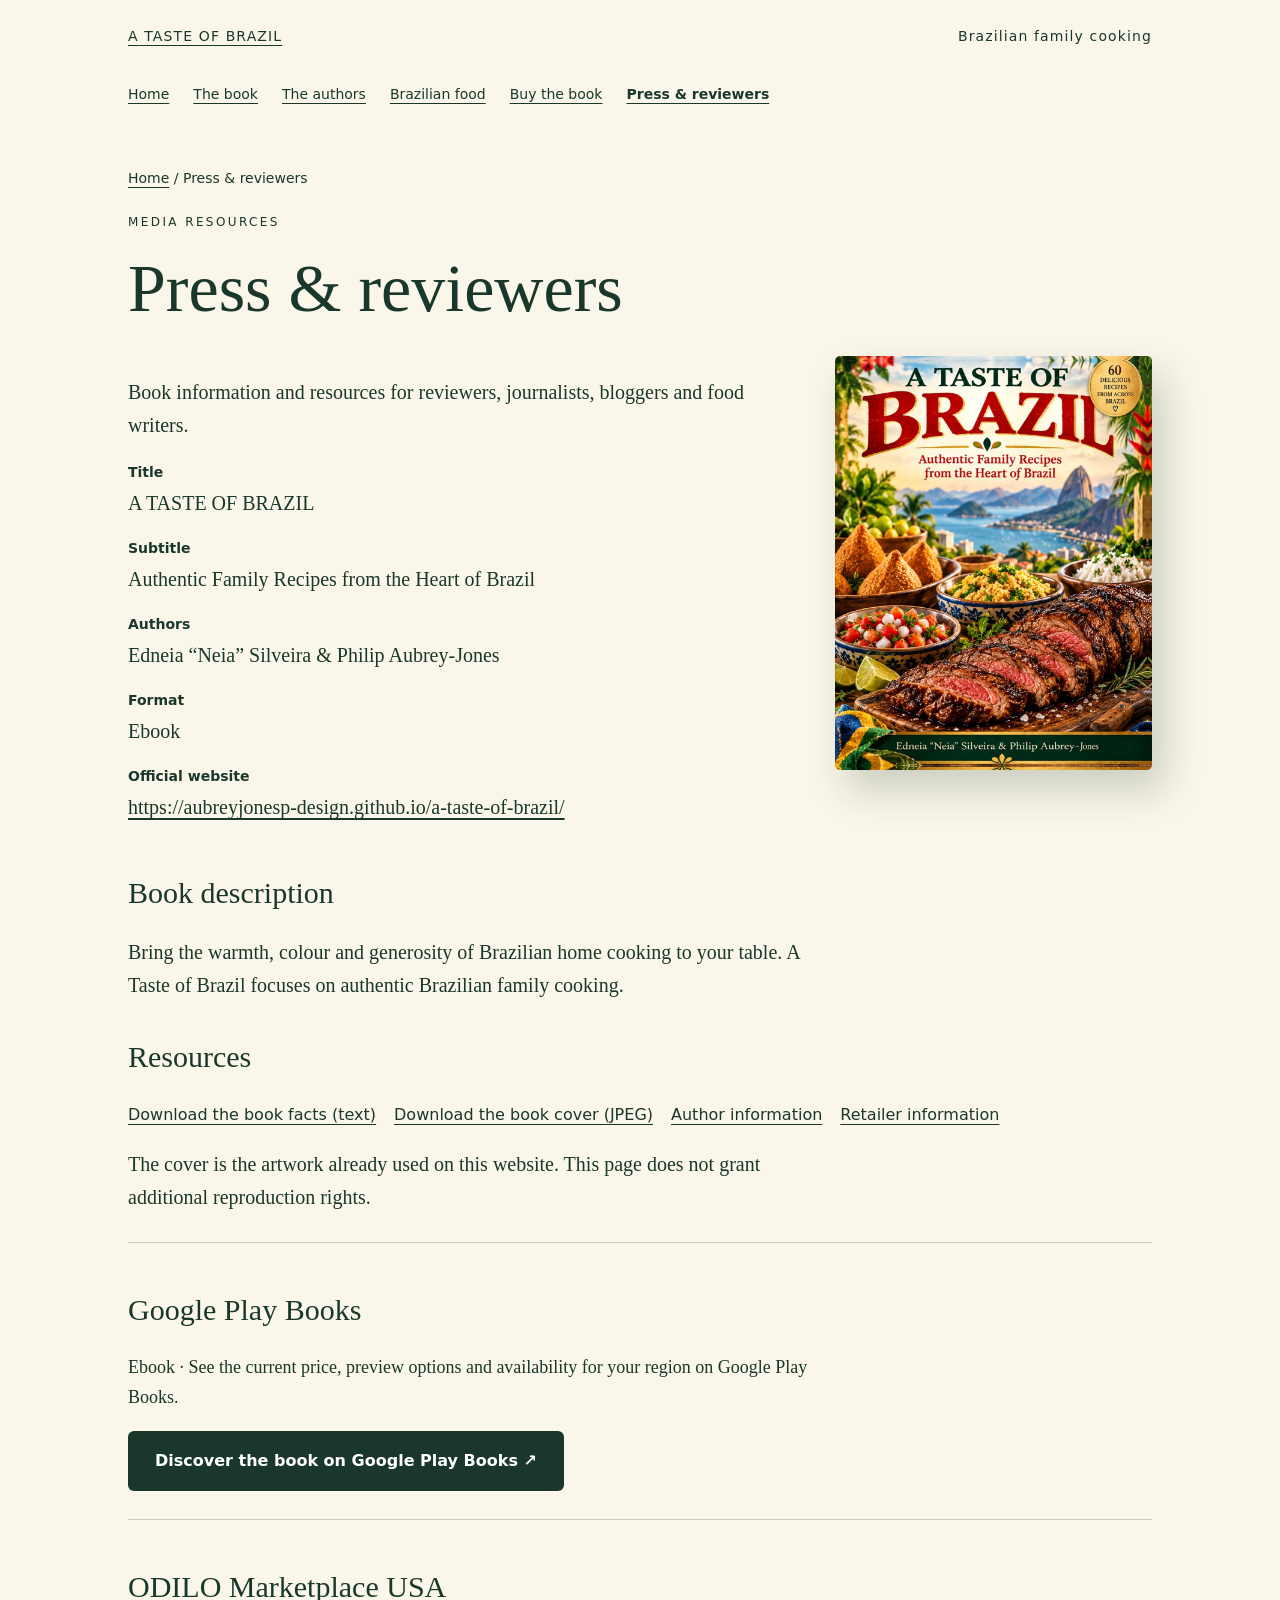
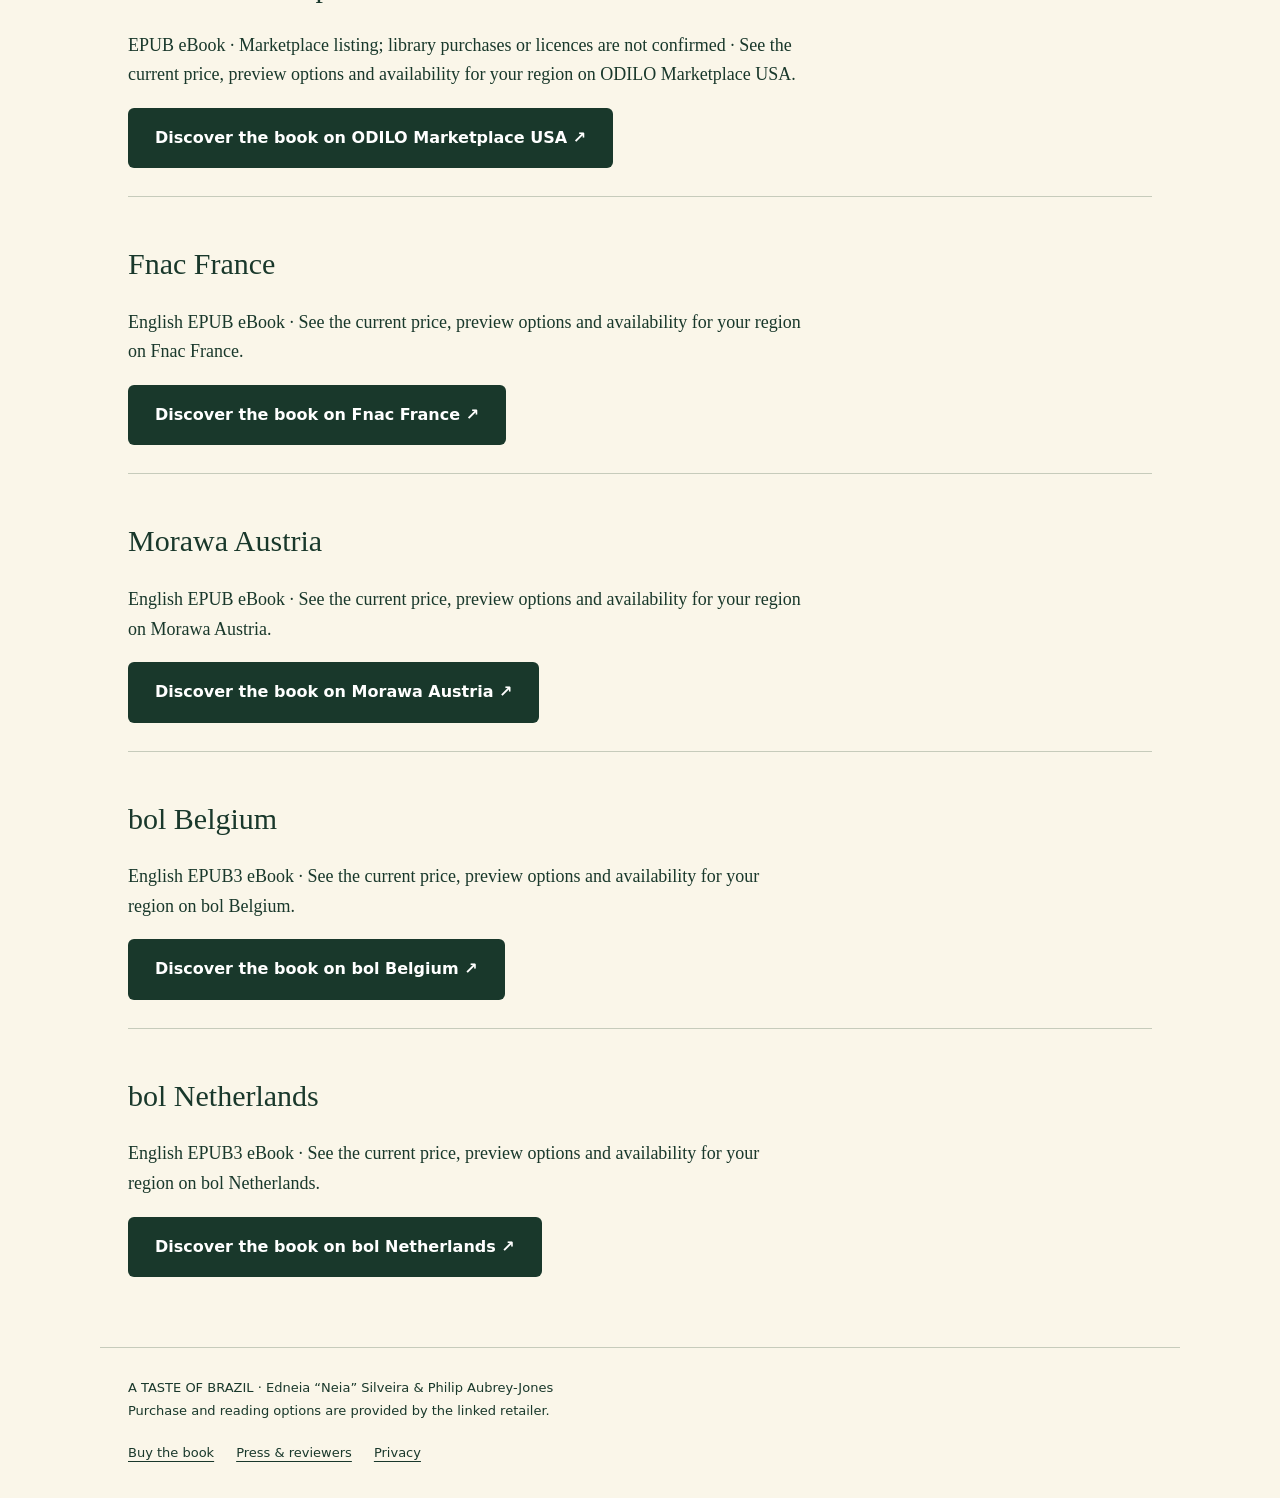
<file: press.html>
<!doctype html>
<!-- Generated by tools/build.py -->
<html lang="en" data-site-root="/a-taste-of-brazil/"><head>
<meta charset="utf-8">
<meta name="viewport" content="width=device-width,initial-scale=1">
<title>Press &amp; reviewers | A Taste of Brazil</title>
<meta name="description" content="Factual book information, author names, the cover and the purchase link for reviewers, journalists, bloggers and food writers.">
<link rel="canonical" href="https://aubreyjonesp-design.github.io/a-taste-of-brazil/press.html">
<meta property="og:type" content="website">
<meta property="og:site_name" content="A TASTE OF BRAZIL">
<meta property="og:title" content="Press &amp; reviewers | A Taste of Brazil">
<meta property="og:description" content="Factual book information, author names, the cover and the purchase link for reviewers, journalists, bloggers and food writers.">
<meta property="og:url" content="https://aubreyjonesp-design.github.io/a-taste-of-brazil/press.html">
<meta property="og:image" content="https://aubreyjonesp-design.github.io/a-taste-of-brazil/assets/cover.jpg">
<meta property="og:image:width" content="1056">
<meta property="og:image:height" content="1377">
<meta property="og:image:alt" content="A Taste of Brazil cover, featuring Brazilian dishes and Rio de Janeiro scenery">
<meta name="twitter:card" content="summary_large_image">
<meta name="twitter:title" content="Press &amp; reviewers | A Taste of Brazil">
<meta name="twitter:description" content="Factual book information, author names, the cover and the purchase link for reviewers, journalists, bloggers and food writers.">
<meta name="twitter:image" content="https://aubreyjonesp-design.github.io/a-taste-of-brazil/assets/cover.jpg">
<meta name="twitter:image:alt" content="A Taste of Brazil book cover">
<link rel="stylesheet" href="assets/hub.css">
<script src="assets/hub.js" defer></script>
<script type="application/ld+json">{"@context": "https://schema.org", "@graph": [{"@type": "Person", "@id": "https://aubreyjonesp-design.github.io/a-taste-of-brazil/#author-1", "name": "Edneia “Neia” Silveira"}, {"@type": "Person", "@id": "https://aubreyjonesp-design.github.io/a-taste-of-brazil/#author-2", "name": "Philip Aubrey-Jones"}, {"@type": "Book", "@id": "https://aubreyjonesp-design.github.io/a-taste-of-brazil/#book", "name": "A TASTE OF BRAZIL", "alternateName": "A TASTE OF BRAZIL: Authentic Family Recipes from the Heart of Brazil", "author": [{"@id": "https://aubreyjonesp-design.github.io/a-taste-of-brazil/#author-1"}, {"@id": "https://aubreyjonesp-design.github.io/a-taste-of-brazil/#author-2"}], "description": "Bring the warmth, colour and generosity of Brazilian home cooking to your table. A Taste of Brazil focuses on authentic Brazilian family cooking.", "bookFormat": "https://schema.org/EBook", "image": "https://aubreyjonesp-design.github.io/a-taste-of-brazil/assets/cover.jpg", "url": "https://aubreyjonesp-design.github.io/a-taste-of-brazil/about-the-book.html"}, {"@type": "WebSite", "@id": "https://aubreyjonesp-design.github.io/a-taste-of-brazil/#website", "name": "A TASTE OF BRAZIL", "url": "https://aubreyjonesp-design.github.io/a-taste-of-brazil/"}, {"@type": "WebPage", "@id": "https://aubreyjonesp-design.github.io/a-taste-of-brazil/press.html#webpage", "name": "Press & reviewers | A Taste of Brazil", "url": "https://aubreyjonesp-design.github.io/a-taste-of-brazil/press.html", "isPartOf": {"@id": "https://aubreyjonesp-design.github.io/a-taste-of-brazil/#website"}, "about": {"@id": "https://aubreyjonesp-design.github.io/a-taste-of-brazil/#book"}}, {"@type": "BreadcrumbList", "itemListElement": [{"@type": "ListItem", "position": 1, "name": "Home", "item": "https://aubreyjonesp-design.github.io/a-taste-of-brazil/"}, {"@type": "ListItem", "position": 2, "name": "Press & reviewers", "item": "https://aubreyjonesp-design.github.io/a-taste-of-brazil/press.html"}]}]}</script>
</head><body class="hub-page">
<a class="skip-link" href="#main-content">Skip to content</a>
<header><a href="index.html">A TASTE OF BRAZIL</a><span>Brazilian family cooking</span></header>
<nav class="hub-nav" aria-label="Main navigation"><a href="index.html">Home</a><a href="about-the-book.html">The book</a><a href="authors.html">The authors</a><a href="brazilian-food.html">Brazilian food</a><a href="buy.html">Buy the book</a><a href="press.html" aria-current="page">Press &amp; reviewers</a></nav>
<main id="main-content" tabindex="-1"><nav class="breadcrumb" aria-label="Breadcrumb"><a href="index.html">Home</a> / <span aria-current="page">Press &amp; reviewers</span></nav><div class="eyebrow">Media resources</div><h1>Press &amp; reviewers</h1><div class="split"><div><p>Book information and resources for reviewers, journalists, bloggers and food writers.</p><dl><dt>Title</dt><dd>A TASTE OF BRAZIL</dd><dt>Subtitle</dt><dd>Authentic Family Recipes from the Heart of Brazil</dd><dt>Authors</dt><dd>Edneia “Neia” Silveira &amp; Philip Aubrey-Jones</dd><dt>Format</dt><dd>Ebook</dd><dt>Official website</dt><dd><a href="https://aubreyjonesp-design.github.io/a-taste-of-brazil/">https://aubreyjonesp-design.github.io/a-taste-of-brazil/</a></dd></dl></div><img class="cover" src="assets/cover.jpg" alt="A Taste of Brazil cover, featuring Brazilian dishes and Rio de Janeiro scenery" width="1056" height="1377"></div><h2>Book description</h2><p>Bring the warmth, colour and generosity of Brazilian home cooking to your table. A Taste of Brazil focuses on authentic Brazilian family cooking.</p><h2>Resources</h2><div class="resource-links"><a href="assets/book-facts.txt" download>Download the book facts (text)</a><a href="assets/cover.jpg" download>Download the book cover (JPEG)</a><a href="authors.html">Author information</a><a href="buy.html">Retailer information</a></div><p>The cover is the artwork already used on this website. This page does not grant additional reproduction rights.</p><div class="retailer"><h2>Google Play Books</h2><p>Ebook · See the current price, preview options and availability for your region on Google Play Books.</p><a class="button" href="https://play.google.com/store/books/details/Edneia_Silveira_A_Taste_of_Brazil?id=nNATEgAAQBAJ" data-retailer="google-play-books" data-placement="press">Discover the book on Google Play Books ↗</a></div><div class="retailer"><h2>ODILO Marketplace USA</h2><p>EPUB eBook · Marketplace listing; library purchases or licences are not confirmed · See the current price, preview options and availability for your region on ODILO Marketplace USA.</p><a class="button" href="https://marketplace.odilo.us/opac?id=09738748" data-retailer="odilo-usa" data-placement="press">Discover the book on ODILO Marketplace USA ↗</a></div><div class="retailer"><h2>Fnac France</h2><p>English EPUB eBook · See the current price, preview options and availability for your region on Fnac France.</p><a class="button" href="https://www.fnac.com/livre-numerique/a23700009/Edneia-Silveira-A-Taste-of-Brazil" data-retailer="fnac-france" data-placement="press">Discover the book on Fnac France ↗</a></div><div class="retailer"><h2>Morawa Austria</h2><p>English EPUB eBook · See the current price, preview options and availability for your region on Morawa Austria.</p><a class="button" href="https://www.morawa.at/detail/ISBN-2244095171902/Silveira-Edneia/A-Taste-of-Brazil" data-retailer="morawa-austria" data-placement="press">Discover the book on Morawa Austria ↗</a></div><div class="retailer"><h2>bol Belgium</h2><p>English EPUB3 eBook · See the current price, preview options and availability for your region on bol Belgium.</p><a class="button" href="https://www.bol.com/be/fr/p/a-taste-of-brazil-ebook/9300000402026968/" data-retailer="bol-belgium" data-placement="press">Discover the book on bol Belgium ↗</a></div><div class="retailer"><h2>bol Netherlands</h2><p>English EPUB3 eBook · See the current price, preview options and availability for your region on bol Netherlands.</p><a class="button" href="https://www.bol.com/nl/nl/p/a-taste-of-brazil-ebook/9300000402026968/" data-retailer="bol-netherlands" data-placement="press">Discover the book on bol Netherlands ↗</a></div></main>
<footer>A TASTE OF BRAZIL · Edneia “Neia” Silveira &amp; Philip Aubrey-Jones<br>Purchase and reading options are provided by the linked retailer.<div class="hub-footer-links"><a href="buy.html">Buy the book</a><a href="press.html">Press &amp; reviewers</a><a href="privacy.html">Privacy</a></div></footer>
</body></html>
</file>
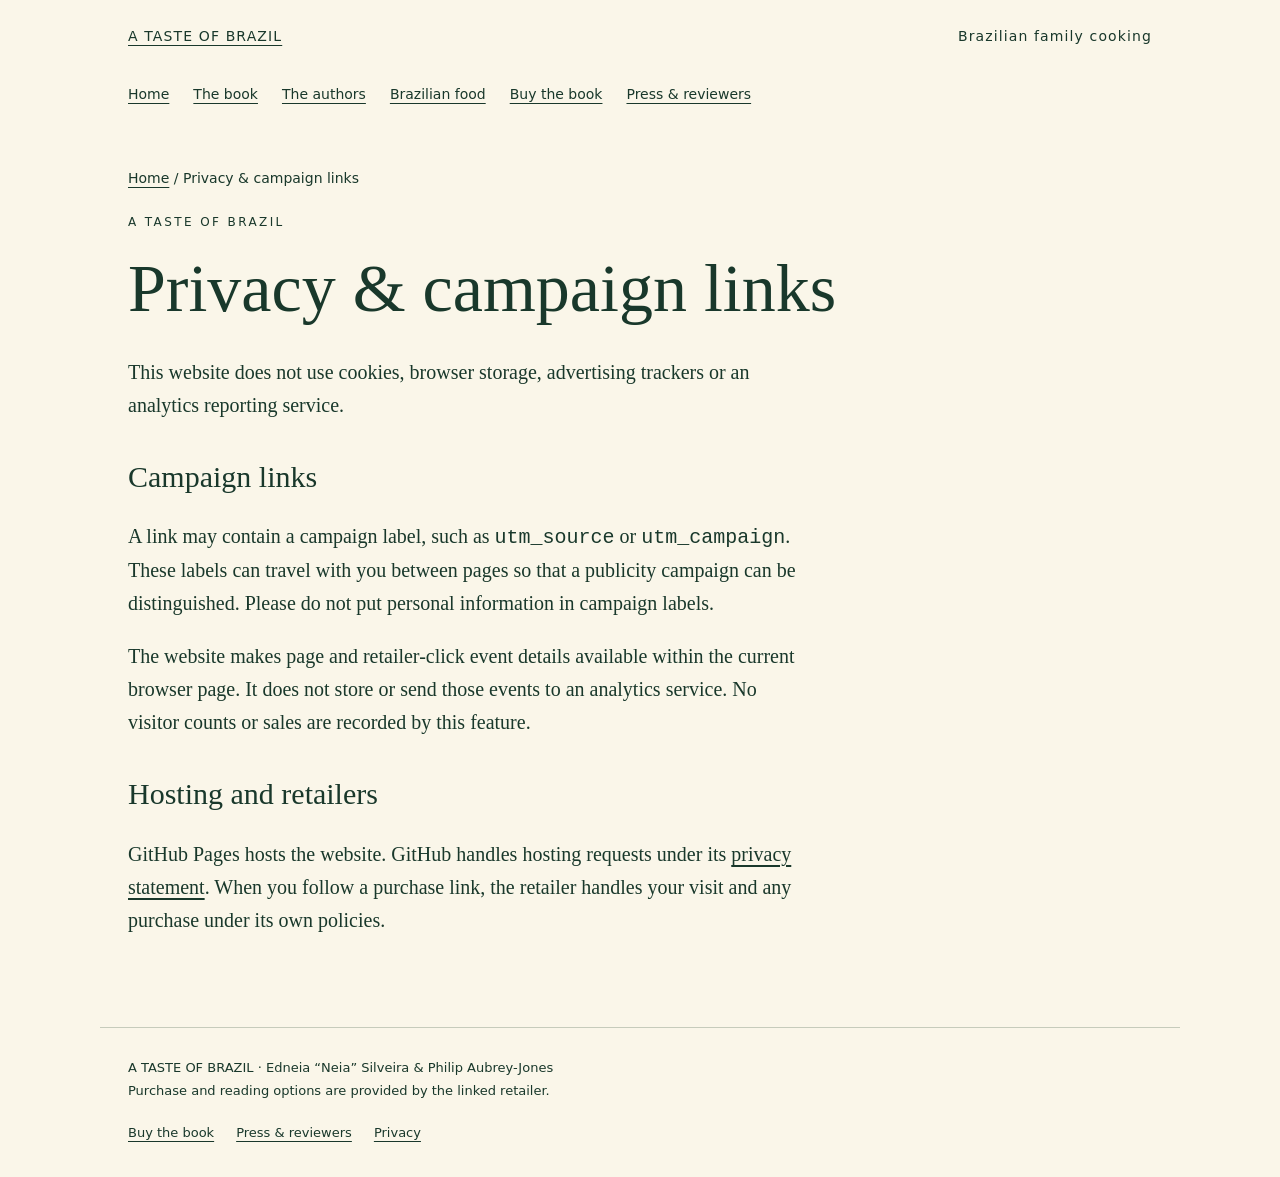
<file: privacy.html>
<!doctype html>
<!-- Generated by tools/build.py -->
<html lang="en" data-site-root="/a-taste-of-brazil/"><head>
<meta charset="utf-8">
<meta name="viewport" content="width=device-width,initial-scale=1">
<title>Privacy &amp; campaign links | A Taste of Brazil</title>
<meta name="description" content="How this static website handles campaign links and privacy, without cookies or visitor analytics collection.">
<link rel="canonical" href="https://aubreyjonesp-design.github.io/a-taste-of-brazil/privacy.html">
<meta property="og:type" content="website">
<meta property="og:site_name" content="A TASTE OF BRAZIL">
<meta property="og:title" content="Privacy &amp; campaign links | A Taste of Brazil">
<meta property="og:description" content="How this static website handles campaign links and privacy, without cookies or visitor analytics collection.">
<meta property="og:url" content="https://aubreyjonesp-design.github.io/a-taste-of-brazil/privacy.html">
<meta property="og:image" content="https://aubreyjonesp-design.github.io/a-taste-of-brazil/assets/cover.jpg">
<meta property="og:image:width" content="1056">
<meta property="og:image:height" content="1377">
<meta property="og:image:alt" content="A Taste of Brazil cover, featuring Brazilian dishes and Rio de Janeiro scenery">
<meta name="twitter:card" content="summary_large_image">
<meta name="twitter:title" content="Privacy &amp; campaign links | A Taste of Brazil">
<meta name="twitter:description" content="How this static website handles campaign links and privacy, without cookies or visitor analytics collection.">
<meta name="twitter:image" content="https://aubreyjonesp-design.github.io/a-taste-of-brazil/assets/cover.jpg">
<meta name="twitter:image:alt" content="A Taste of Brazil book cover">
<link rel="stylesheet" href="assets/hub.css">
<script src="assets/hub.js" defer></script>
<script type="application/ld+json">{"@context": "https://schema.org", "@graph": [{"@type": "Person", "@id": "https://aubreyjonesp-design.github.io/a-taste-of-brazil/#author-1", "name": "Edneia “Neia” Silveira"}, {"@type": "Person", "@id": "https://aubreyjonesp-design.github.io/a-taste-of-brazil/#author-2", "name": "Philip Aubrey-Jones"}, {"@type": "Book", "@id": "https://aubreyjonesp-design.github.io/a-taste-of-brazil/#book", "name": "A TASTE OF BRAZIL", "alternateName": "A TASTE OF BRAZIL: Authentic Family Recipes from the Heart of Brazil", "author": [{"@id": "https://aubreyjonesp-design.github.io/a-taste-of-brazil/#author-1"}, {"@id": "https://aubreyjonesp-design.github.io/a-taste-of-brazil/#author-2"}], "description": "Bring the warmth, colour and generosity of Brazilian home cooking to your table. A Taste of Brazil focuses on authentic Brazilian family cooking.", "bookFormat": "https://schema.org/EBook", "image": "https://aubreyjonesp-design.github.io/a-taste-of-brazil/assets/cover.jpg", "url": "https://aubreyjonesp-design.github.io/a-taste-of-brazil/about-the-book.html"}, {"@type": "WebSite", "@id": "https://aubreyjonesp-design.github.io/a-taste-of-brazil/#website", "name": "A TASTE OF BRAZIL", "url": "https://aubreyjonesp-design.github.io/a-taste-of-brazil/"}, {"@type": "WebPage", "@id": "https://aubreyjonesp-design.github.io/a-taste-of-brazil/privacy.html#webpage", "name": "Privacy & campaign links | A Taste of Brazil", "url": "https://aubreyjonesp-design.github.io/a-taste-of-brazil/privacy.html", "isPartOf": {"@id": "https://aubreyjonesp-design.github.io/a-taste-of-brazil/#website"}, "about": {"@id": "https://aubreyjonesp-design.github.io/a-taste-of-brazil/#book"}}, {"@type": "BreadcrumbList", "itemListElement": [{"@type": "ListItem", "position": 1, "name": "Home", "item": "https://aubreyjonesp-design.github.io/a-taste-of-brazil/"}, {"@type": "ListItem", "position": 2, "name": "Privacy & campaign links", "item": "https://aubreyjonesp-design.github.io/a-taste-of-brazil/privacy.html"}]}]}</script>
</head><body class="hub-page">
<a class="skip-link" href="#main-content">Skip to content</a>
<header><a href="index.html">A TASTE OF BRAZIL</a><span>Brazilian family cooking</span></header>
<nav class="hub-nav" aria-label="Main navigation"><a href="index.html">Home</a><a href="about-the-book.html">The book</a><a href="authors.html">The authors</a><a href="brazilian-food.html">Brazilian food</a><a href="buy.html">Buy the book</a><a href="press.html">Press &amp; reviewers</a></nav>
<main id="main-content" tabindex="-1"><nav class="breadcrumb" aria-label="Breadcrumb"><a href="index.html">Home</a> / <span aria-current="page">Privacy &amp; campaign links</span></nav><div class="eyebrow">A Taste of Brazil</div><h1>Privacy &amp; campaign links</h1><p>This website does not use cookies, browser storage, advertising trackers or an analytics reporting service.</p><h2>Campaign links</h2><p>A link may contain a campaign label, such as <code>utm_source</code> or <code>utm_campaign</code>. These labels can travel with you between pages so that a publicity campaign can be distinguished. Please do not put personal information in campaign labels.</p><p>The website makes page and retailer-click event details available within the current browser page. It does not store or send those events to an analytics service. No visitor counts or sales are recorded by this feature.</p><h2>Hosting and retailers</h2><p>GitHub Pages hosts the website. GitHub handles hosting requests under its <a href="https://docs.github.com/en/site-policy/privacy-policies/github-general-privacy-statement">privacy statement</a>. When you follow a purchase link, the retailer handles your visit and any purchase under its own policies.</p></main>
<footer>A TASTE OF BRAZIL · Edneia “Neia” Silveira &amp; Philip Aubrey-Jones<br>Purchase and reading options are provided by the linked retailer.<div class="hub-footer-links"><a href="buy.html">Buy the book</a><a href="press.html">Press &amp; reviewers</a><a href="privacy.html">Privacy</a></div></footer>
</body></html>
</file>
<file: assets/hub.css>
/* Scoped additions leave the approved homepage styling intact. */
.hub-nav{max-width:1080px;margin:auto;padding:0 28px 8px;display:flex;flex-wrap:wrap;gap:8px 24px;font:14px system-ui;line-height:1.5}
.hub-nav a{color:#19382b;padding:10px 0;text-underline-offset:5px}.hub-nav a[aria-current=page]{font-weight:700}
:focus-visible{outline:3px solid #a44c29;outline-offset:5px}.skip-link{position:absolute;left:16px;top:-100px;background:#19382b;color:#fff;padding:12px;z-index:10}.skip-link:focus{top:12px}
.hub-footer-links{display:flex;flex-wrap:wrap;gap:8px 22px;margin-top:12px}.hub-footer-links a{color:inherit;padding:6px 0}
.hub-page *{box-sizing:border-box}.hub-page{margin:0;background:#faf6e9;color:#19382b;font-family:Georgia,serif}
.hub-page header,.hub-page main,.hub-page footer{max-width:1080px;margin:auto;padding:28px}.hub-page header{font:14px system-ui;letter-spacing:.08em;display:flex;justify-content:space-between;align-items:center;gap:24px}.hub-page header a{color:inherit}
.hub-page main{padding-top:42px;padding-bottom:70px}.hub-page h1{font-size:clamp(40px,6vw,68px);font-weight:400;line-height:1.1;margin:22px 0 30px}.hub-page h2{font-size:30px;font-weight:400;line-height:1.25;margin-top:36px}.hub-page h3{font-size:24px;font-weight:400}.hub-page p,.hub-page li{font-size:20px;line-height:1.65;max-width:680px}.hub-page a{color:#19382b;text-underline-offset:4px;overflow-wrap:anywhere}.hub-page .eyebrow{font:12px system-ui;letter-spacing:.2em;text-transform:uppercase}.hub-page .button{display:inline-block;background:#19382b;color:#fff;padding:19px 27px;border-radius:6px;text-decoration:none;font:600 16px system-ui;line-height:1.4;min-height:48px}
.hub-page .split{display:grid;grid-template-columns:1.35fr .65fr;gap:48px;align-items:start}.hub-page .cover{display:block;width:100%;max-width:320px;height:auto;border-radius:5px;box-shadow:12px 20px 38px #19382b35}.hub-page .subtitle{color:#a44c29;font-size:24px}.hub-page .retailer{border-top:1px solid #c6cbbb;margin-top:28px;padding-top:12px}.hub-page .retailer p{font-size:18px}.hub-page footer{border-top:1px solid #c6cbbb;font:13px system-ui;line-height:1.8}.hub-page .breadcrumb{font:14px system-ui;line-height:1.8;margin-bottom:24px}.hub-page dl{max-width:720px}.hub-page dt{font:600 14px system-ui;margin-top:22px}.hub-page dd{margin:8px 0;font-size:20px;line-height:1.5}.hub-page figure{margin:28px 0}.hub-page figure img{display:block;width:100%;height:auto;border-radius:8px}.hub-page figcaption{font:14px system-ui;line-height:1.6;color:#566348;margin-top:12px}.hub-page .gallery{display:grid;grid-template-columns:1.5fr 1fr;gap:24px}.hub-page .gallery img{height:280px;object-fit:cover}.hub-page .resource-links{display:flex;flex-wrap:wrap;gap:18px;font:16px system-ui;line-height:1.7}
@media(max-width:700px){.hub-page .split,.hub-page .gallery{grid-template-columns:1fr}.hub-page .split{gap:28px}.hub-page .cover{margin:auto;max-width:280px}.hub-page header{align-items:flex-start}.hub-page header a{letter-spacing:0}.hub-nav{gap:4px 18px}.hub-page main{padding-top:28px}.hub-page .gallery img{height:260px}}
@media print{.hub-nav,.skip-link,.hub-page header,.hub-footer-links{display:none}.hub-page{background:white}.hub-page main{padding:0}.hub-page .cover{box-shadow:none;max-width:200px}.hub-page a{color:inherit}.hub-page .split{grid-template-columns:1.5fr 1fr}}

/* Optimizations */
img{max-width:100%;height:auto;image-rendering:auto}
.hub-page img{content-visibility:auto}
.hub-nav a{min-height:44px;display:inline-flex;align-items:center}
</file>
